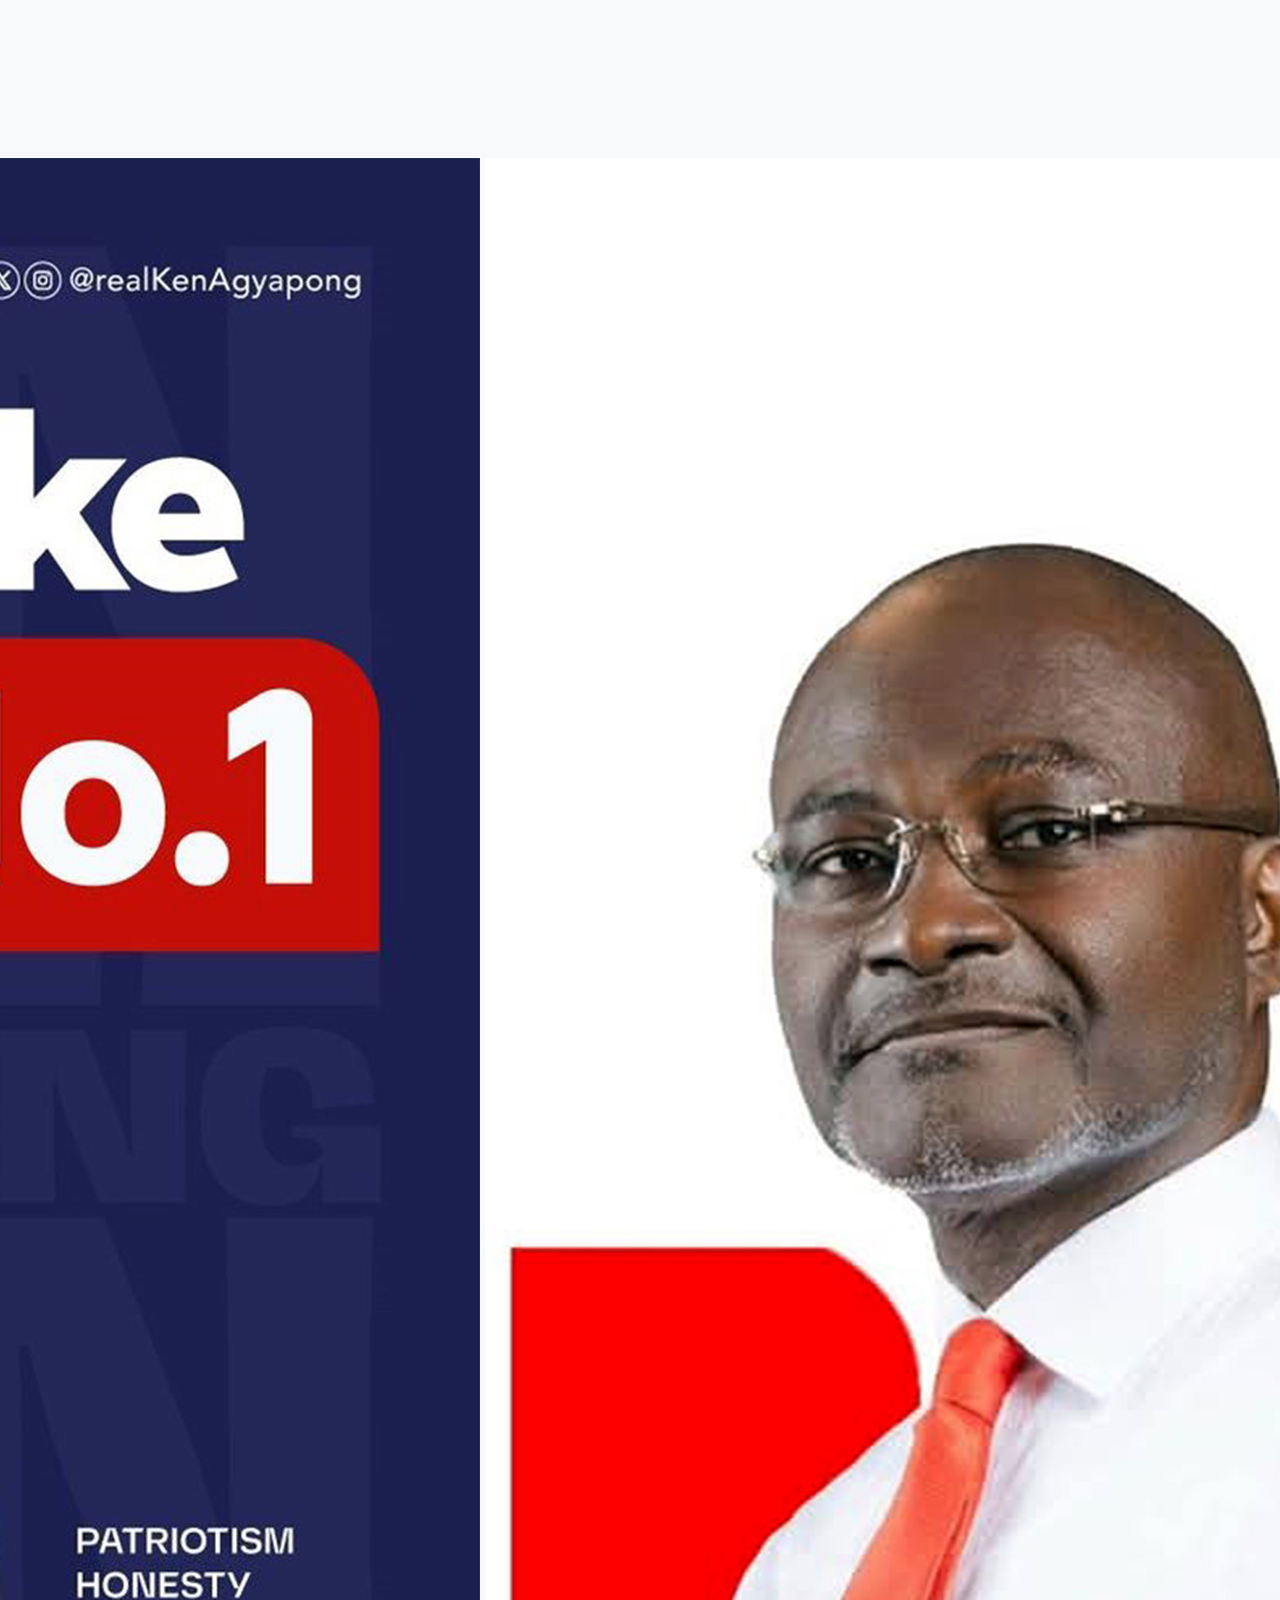
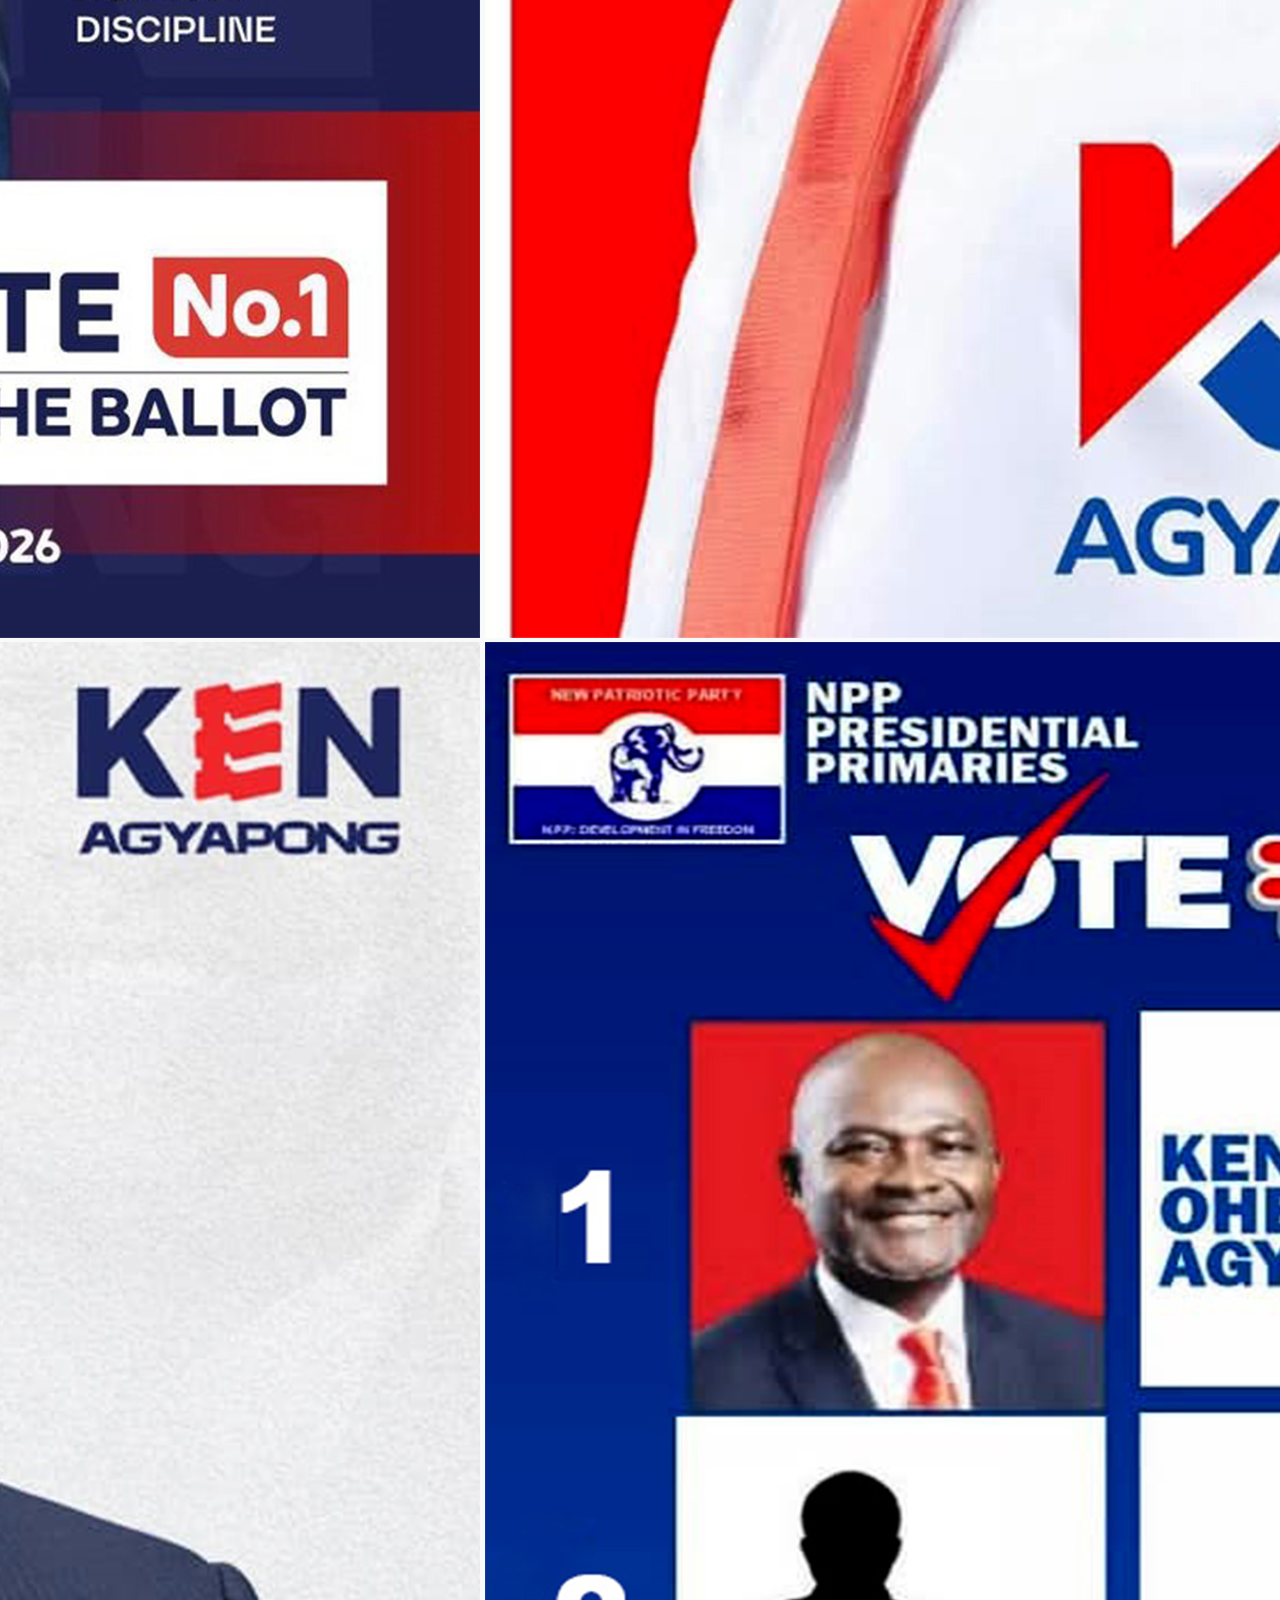
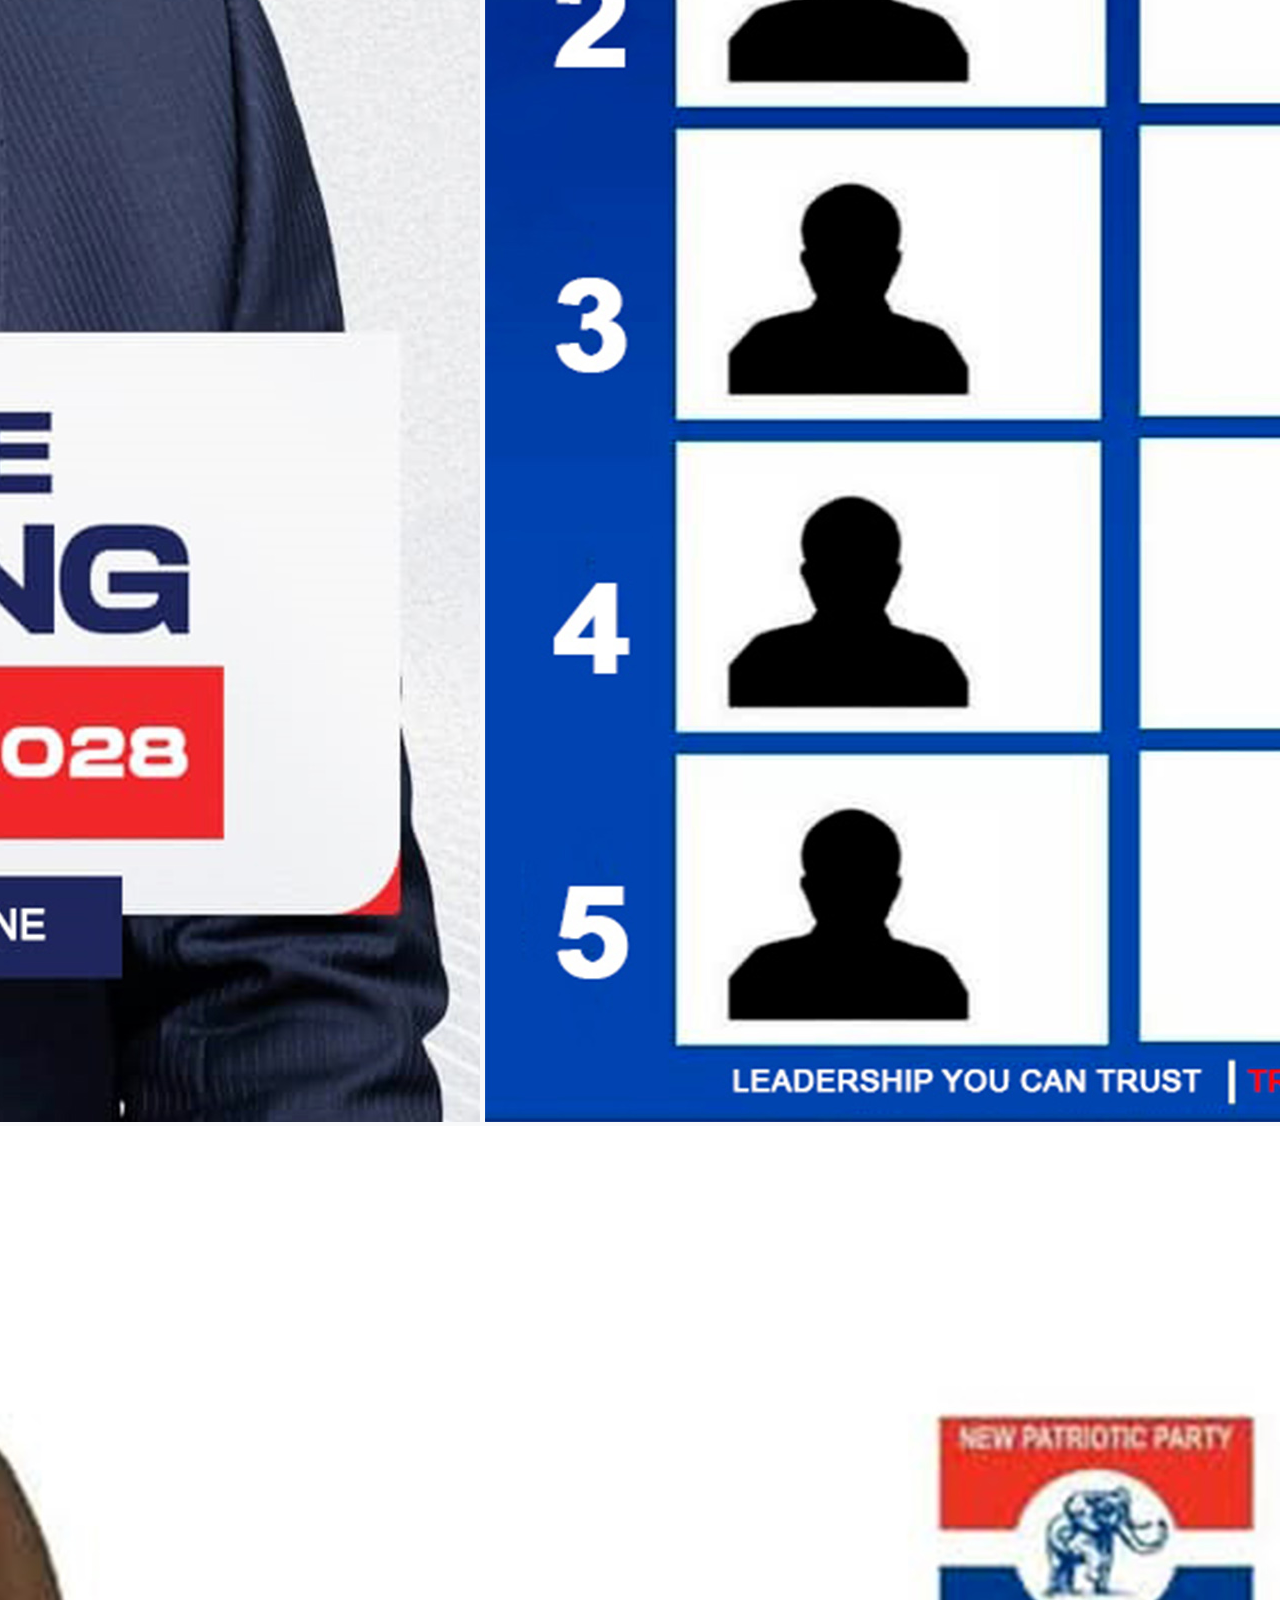
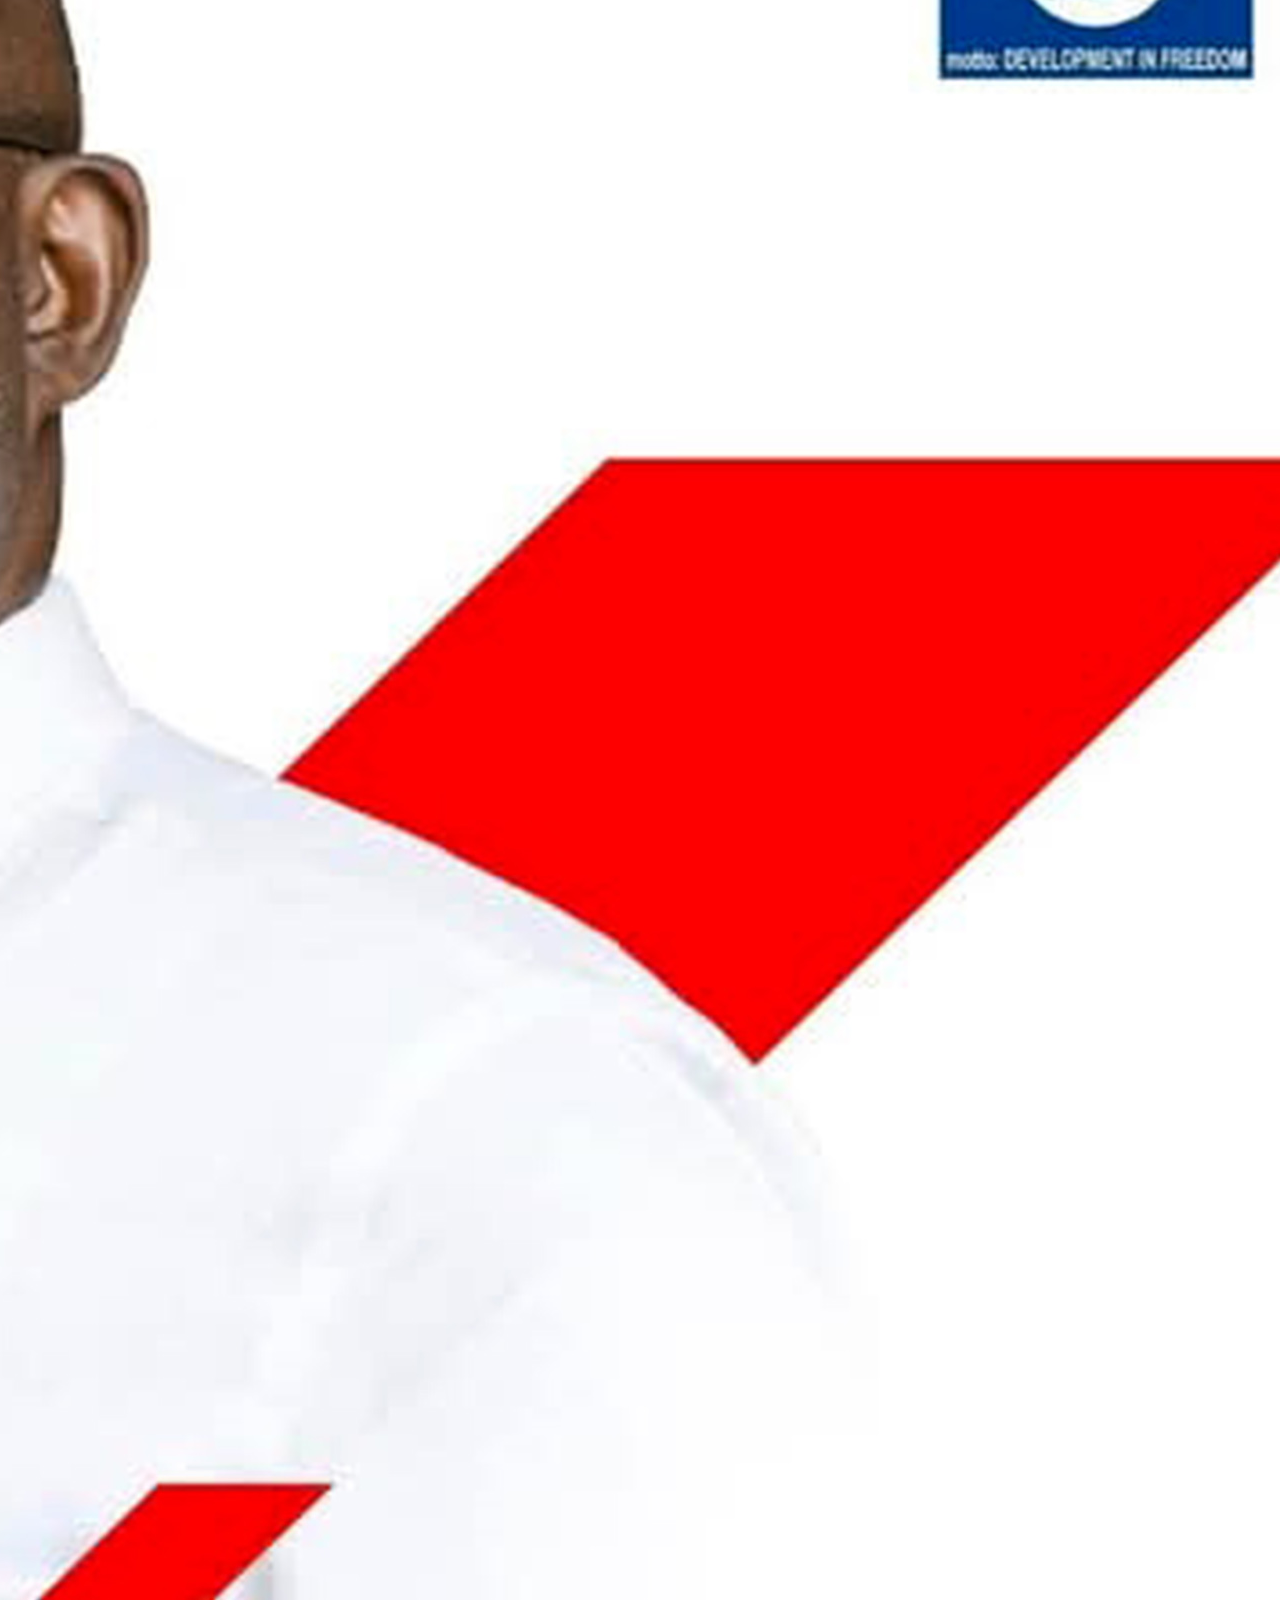
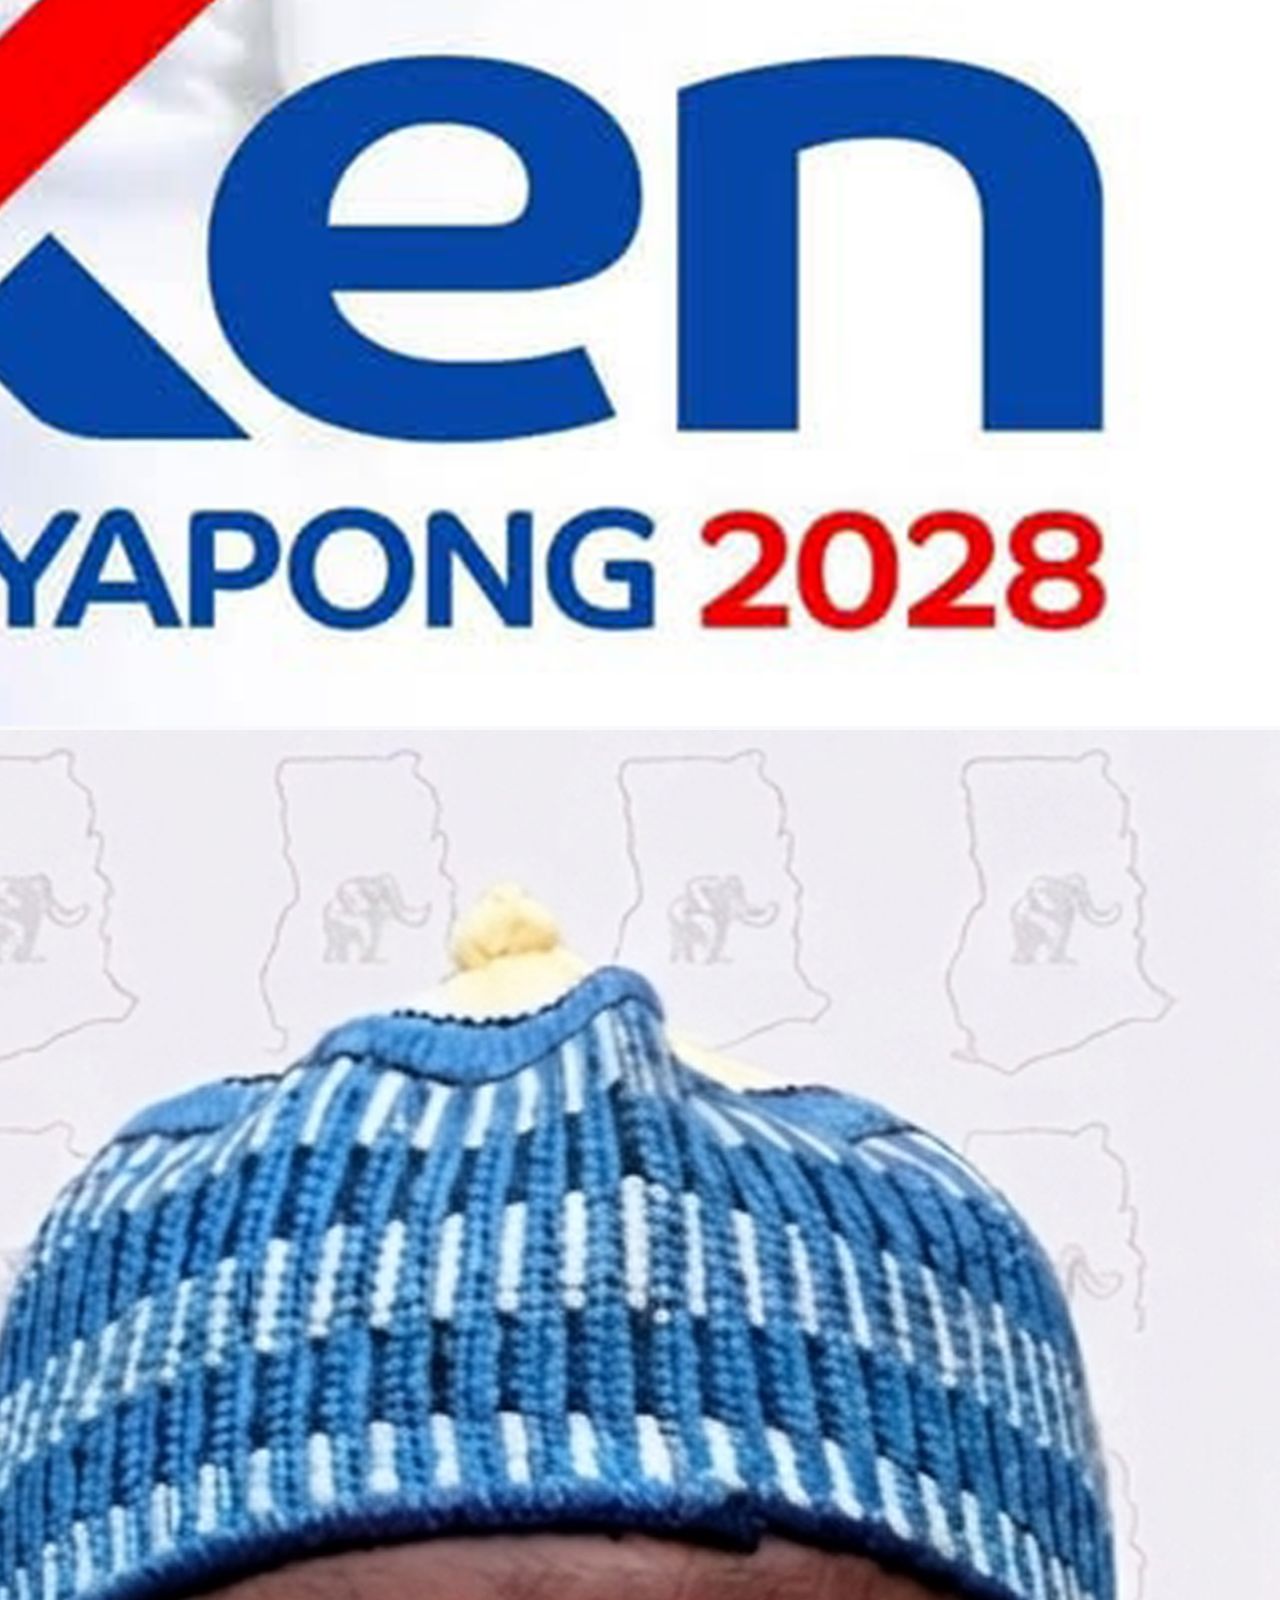
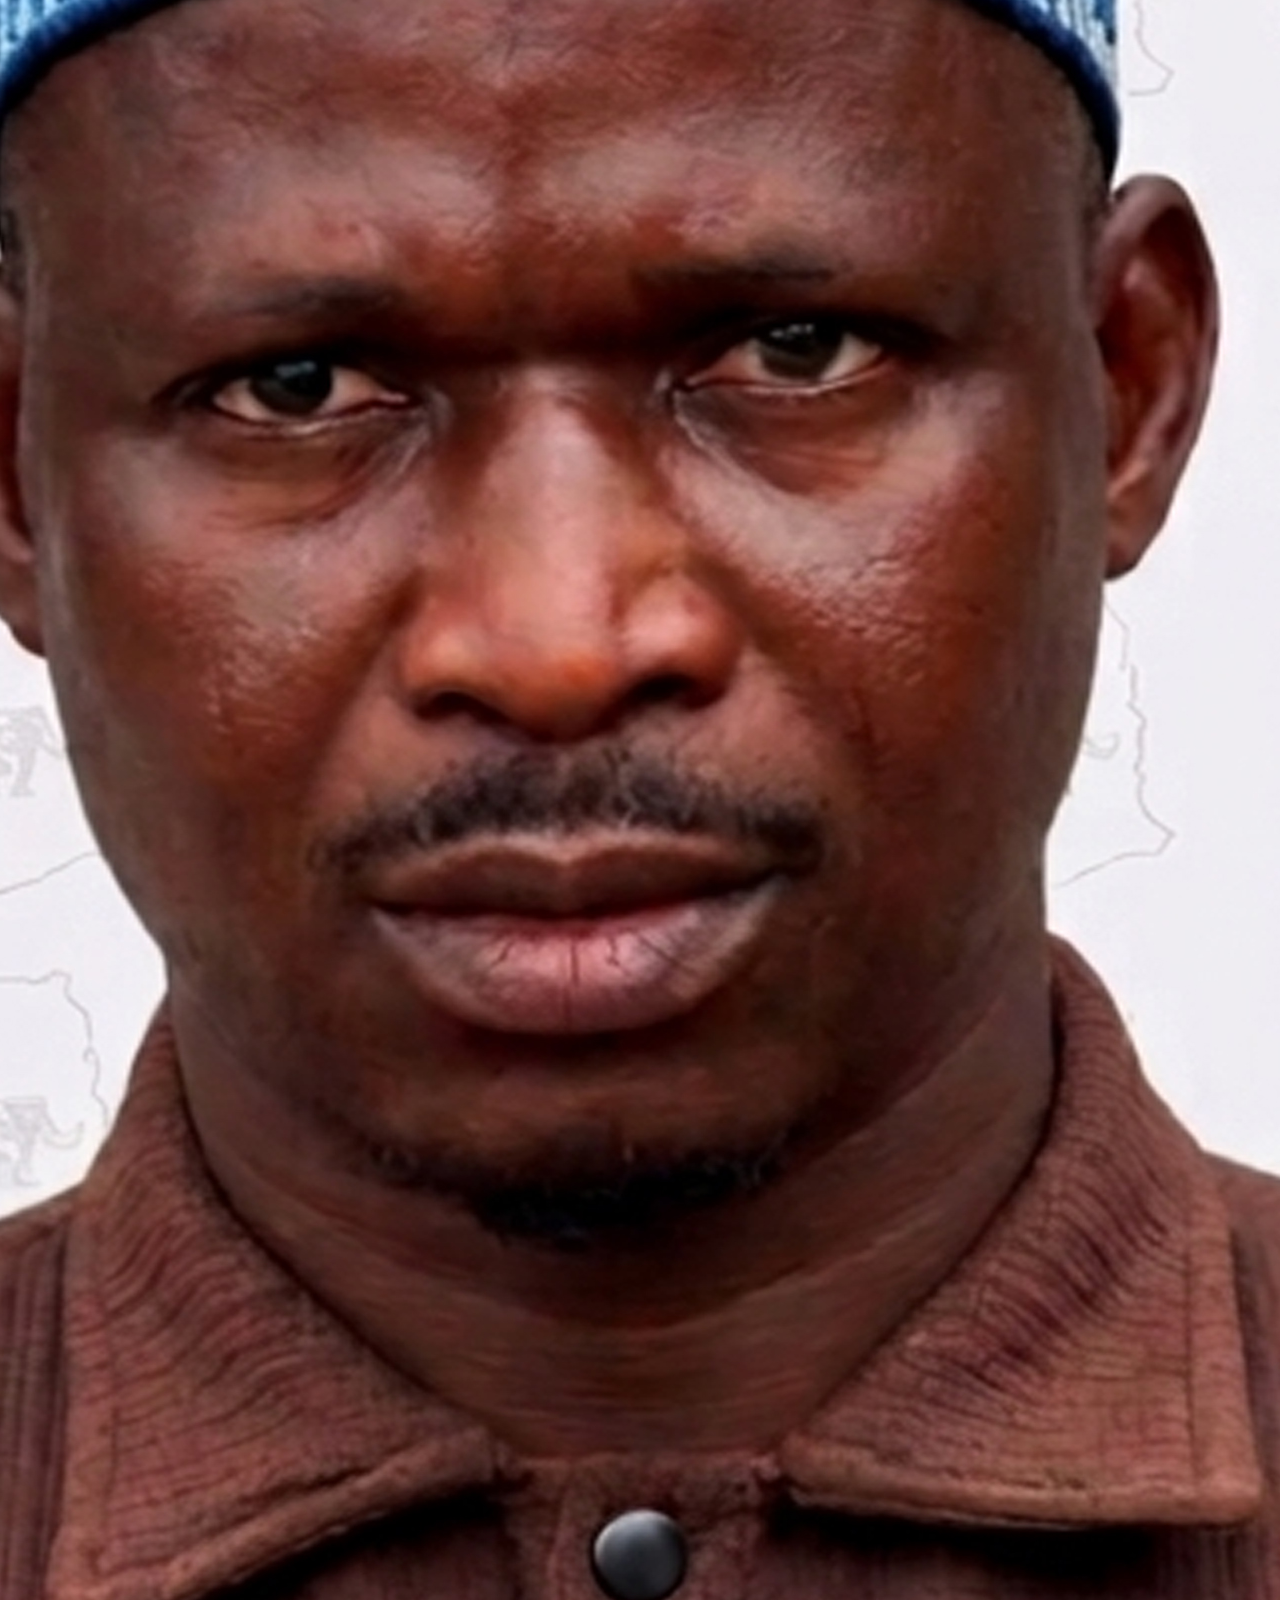
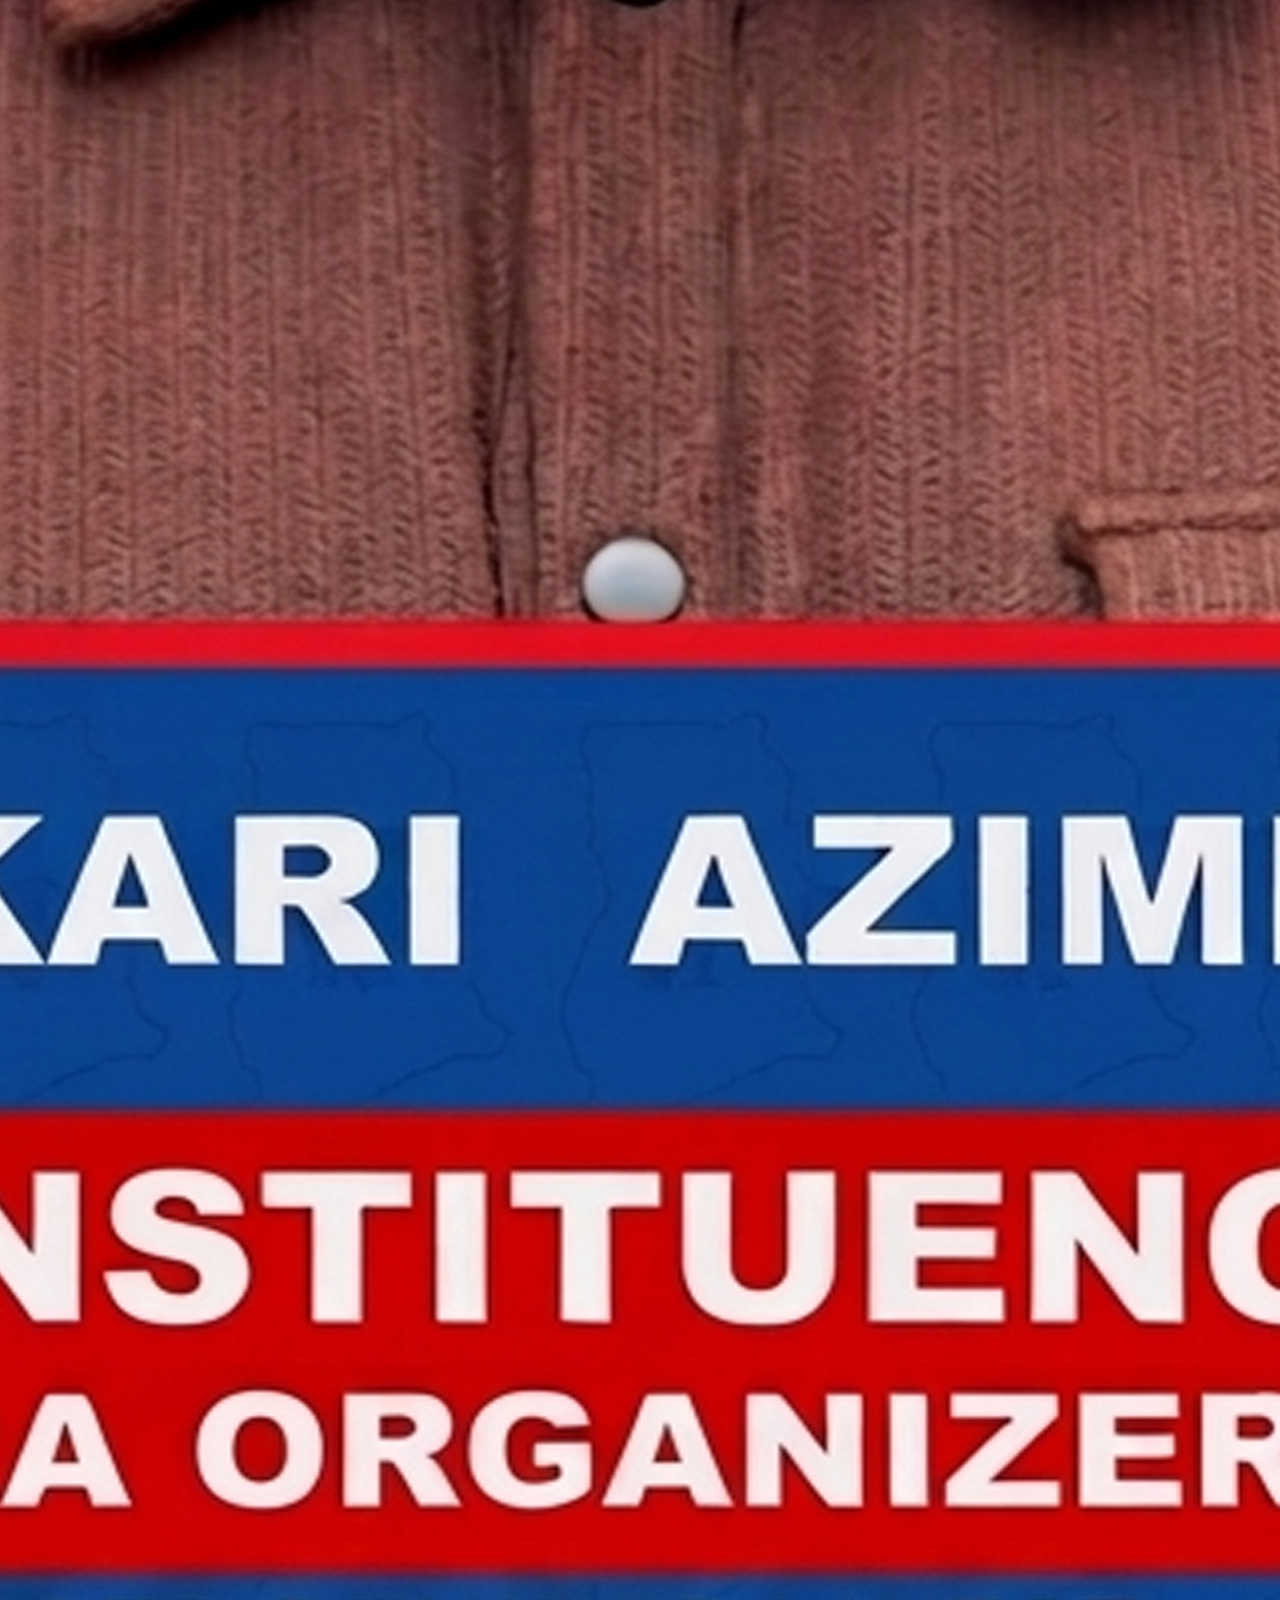
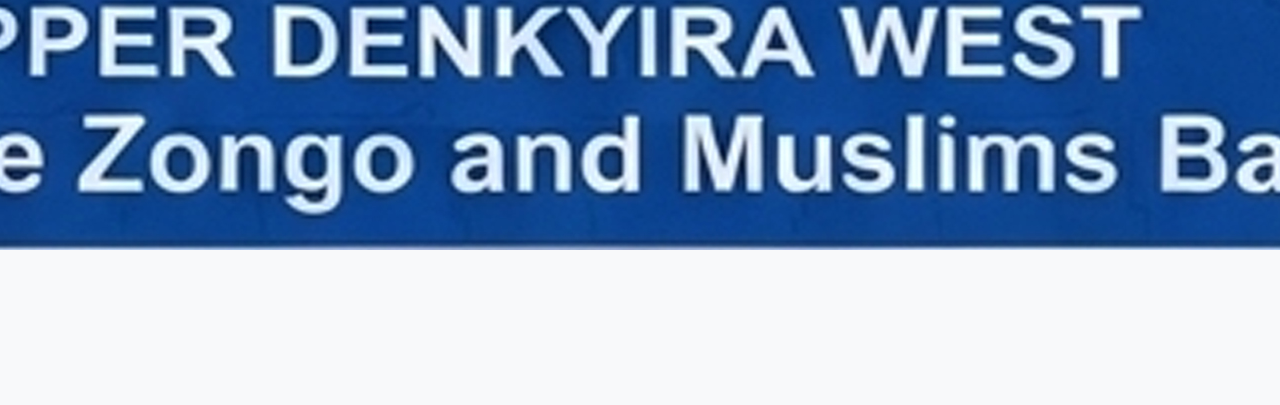
<file: index.html>
<!DOCTYPE html>
<html lang="en">
<head>
    <meta charset="UTF-8">
    <meta name="viewport" content="width=device-width, initial-scale=1.0">
    <title>Michael Anim Faraday | Portfolio</title>
    <link rel="stylesheet" href="style.css">
    <link href="https://fonts.googleapis.com/css2?family=Poppins:wght@300;400;600;700&display=swap" rel="stylesheet">
</head>
<body>

    <!-- Navigation Header -->
    <nav class="navbar">
        <div class="logo">Michael Anim Faraday</div>
        <ul class="nav-links">
            <li><a href="#about">About</a></li>
            <li><a href="#portfolio">Portfolio</a></li>
            <li><a href="#documents">Documents</a></li>
            <li><a href="#contact" class="btn-nav">Contact Me</a></li>
        </ul>
    </nav>

    <!-- Hero Banner -->
    <header class="hero">
        <div class="hero-content">
            <h1>Creative Graphic Designer <br>& Web Developer</h1>
            <p>Crafting striking visual identities, custom apparel graphics, logos, and modern digital web experiences.</p>
            <a href="#portfolio" class="btn-primary">View Portfolio</a>
        </div>
    </header>

    <main class="container">
        <!-- About Section -->
        <section id="about" class="section">
            <h2 class="section-title">About Me</h2>
            <p class="section-desc">Welcome! I specialize in visual design, logo branding, photo retouching, and custom web applications with a focus on precision and impact.</p>
        </section>

        <!-- Portfolio Gallery Section -->
        <section id="portfolio" class="section">
            <h2 class="section-title">My Works</h2>
            <div class="gallery-grid">
                <img src="image/Small 1.jpg" alt="Design 1">
                <img src="image/small 2.jpg" alt="Design 2">
                <img src="image/small 3.jpg" alt="Design 3">
                <img src="image/small 4.jpg" alt="Design 4">
                <img src="image/Bee 13x14inch.jpg" alt="Design 5">
                <img src="image/Untitled-1.jpg" alt="Design 6">
            </div>
        </section>

        <!-- Documents Section -->
        <section id="documents" class="section">
            <h2 class="section-title">Official Documents</h2>
            <p>You can download my official authorization letter below:</p>
            <a href="docs/LETTER OF ARTHORISATION.docx" download class="btn-primary" style="display: inline-block; margin-top: 15px;">Download File</a>
        </section>
    </main>

    <!-- Footer -->
    <footer>
        <p>&copy; 2026 Michael Anim Faraday. All rights reserved.</p>
    </footer>

    <script src="script.js"></script>
</body>
</html>
<!-- Contact Section -->
    <section class="contact-section" style="max-width: 480px; margin: 40px auto; background: #ffffff; padding: 40px; border-radius: 12px; box-shadow: 0 6px 20px rgba(0, 0, 0, 0.08); text-align: center;">
        <h2 style="margin-bottom: 8px; color: #2c3e50;">Get in Touch</h2>
        <p style="color: #666; font-size: 14px; margin-bottom: 30px;">Feel free to reach out directly through any of the details below:</p>
        
        <div style="display: flex; flex-direction: column; gap: 15px;">
            <!-- Email -->
            <a href="mailto:michaelannimfaraday@gmail.com" style="display: flex; align-items: center; background: #fdfdfe; border: 1px solid #e1e4e8; padding: 15px 20px; border-radius: 8px; text-decoration: none; color: inherit; text-align: left;">
                <i class="fa-solid fa-envelope" style="font-size: 22px; color: #3498db; margin-right: 18px; width: 25px; text-align: center;"></i>
                <div>
                    <h3 style="margin: 0 0 3px 0; font-size: 15px; color: #2c3e50;">Email</h3>
                    <p style="margin: 0; font-size: 14px; color: #555;">michaelannimfaraday@gmail.com</p>
                </div>
            </a>

            <!-- Phone Numbers -->
            <a href="tel:+233257928591" style="display: flex; align-items: center; background: #fdfdfe; border: 1px solid #e1e4e8; padding: 15px 20px; border-radius: 8px; text-decoration: none; color: inherit; text-align: left;">
                <i class="fa-solid fa-phone" style="font-size: 22px; color: #3498db; margin-right: 18px; width: 25px; text-align: center;"></i>
                <div>
                    <h3 style="margin: 0 0 3px 0; font-size: 15px; color: #2c3e50;">Phone</h3>
                    <p style="margin: 0; font-size: 14px; color: #555;">025 792 8591 / 020 010 9372</p>
                </div>
            </a>

            <!-- WhatsApp Click-to-Chat -->
            <a href="https://wa.me/233257928591" target="_blank" style="display: flex; align-items: center; background: #fdfdfe; border: 1px solid #e1e4e8; padding: 15px 20px; border-radius: 8px; text-decoration: none; color: inherit; text-align: left;">
                <i class="fa-brands fa-whatsapp" style="font-size: 22px; color: #25d366; margin-right: 18px; width: 25px; text-align: center;"></i>
                <div>
                    <h3 style="margin: 0 0 3px 0; font-size: 15px; color: #2c3e50;">WhatsApp</h3>
                    <p style="margin: 0; font-size: 14px; color: #555;">025 792 8591 (Chat on WhatsApp)</p>
                </div>
            </a>

            <!-- Location -->
            <div style="display: flex; align-items: center; background: #fdfdfe; border: 1px solid #e1e4e8; padding: 15px 20px; border-radius: 8px; text-align: left; cursor: default;">
                <i class="fa-solid fa-location-dot" style="font-size: 22px; color: #3498db; margin-right: 18px; width: 25px; text-align: center;"></i>
                <div>
                    <h3 style="margin: 0 0 3px 0; font-size: 15px; color: #2c3e50;">Location</h3>
                    <p style="margin: 0; font-size: 14px; color: #555;">New Obuasi (near the police station)</p>
                </div>
            </div>
        </div>
    </section>
</file>
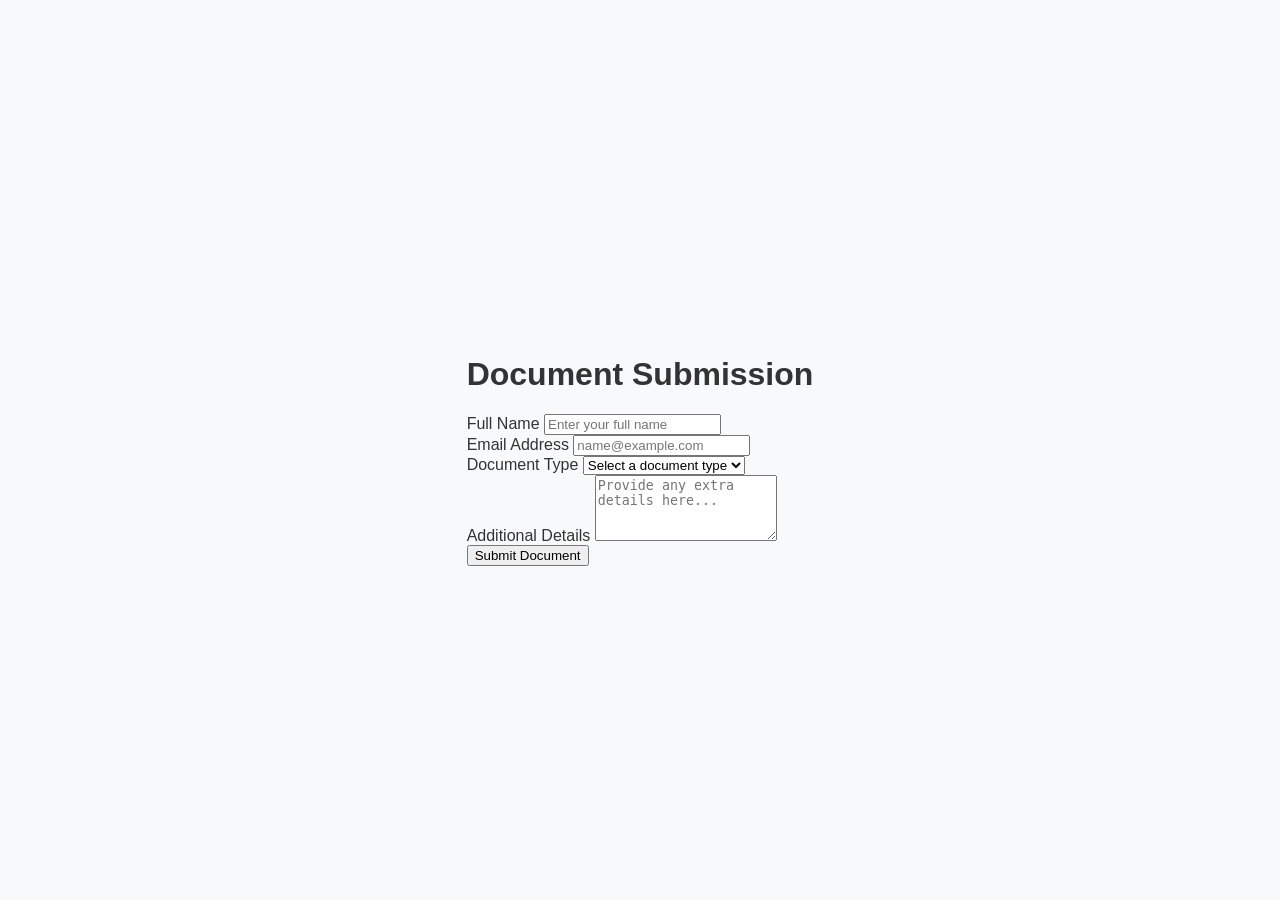
<file: form.html>
<!DOCTYPE html>
<html lang="en">
<head>
    <meta charset="UTF-8">
    <meta name="viewport" content="width=device-width, initial-scale=1.0">
    <title>Document Submission Form</title>
    <link rel="stylesheet" href="style.css">
</head>
<body>
    <main class="form-container">
        <h1>Document Submission</h1>
        <form action="#" method="POST">
            <div class="form-group">
                <label for="fullname">Full Name</label>
                <input type="text" id="fullname" name="fullname" required placeholder="Enter your full name">
            </div>

            <div class="form-group">
                <label for="email">Email Address</label>
                <input type="email" id="email" name="email" required placeholder="name@example.com">
            </div>

            <div class="form-group">
                <label for="doc-type">Document Type</label>
                <select id="doc-type" name="doc_type" required>
                    <option value="" disabled selected>Select a document type</option>
                    <option value="application">Application Form</option>
                    <option value="report">Project Report</option>
                    <option value="other">Other</option>
                </select>
            </div>

            <div class="form-group">
                <label for="comments">Additional Details</label>
                <textarea id="comments" name="comments" rows="4" placeholder="Provide any extra details here..."></textarea>
            </div>

            <button type="submit" class="submit-btn">Submit Document</button>
        </form>
    </main>
</body>
</html>
</file>
<file: style.css>
body {
    font-family: 'Segoe UI', Tahoma, Geneva, Verdana, sans-serif;
    background-color: #f8f9fa;
    color: #333;
    display: flex;
    justify-content: center;
    align-items: center;
    min-height: 100vh;
    margin: 0;
    padding: 20px;
    box-sizing: border-box;
}

.contact-section {
    background: #ffffff;
    padding: 40px;
    border-radius: 12px;
    box-shadow: 0 6px 20px rgba(0, 0, 0, 0.08);
    width: 100%;
    max-width: 480px;
    text-align: center;
}

h2 {
    margin-bottom: 8px;
    color: #2c3e50;
}

.subtitle {
    color: #666;
    font-size: 14px;
    margin-bottom: 30px;
}

.contact-cards {
    display: flex;
    flex-direction: column;
    gap: 15px;
}

.contact-card {
    display: flex;
    align-items: center;
    background: #fdfdfe;
    border: 1px solid #e1e4e8;
    padding: 15px 20px;
    border-radius: 8px;
    text-decoration: none;
    color: inherit;
    text-align: left;
    transition: all 0.3s ease;
}

.contact-card:not(.static):hover {
    border-color: #3498db;
    transform: translateY(-2px);
    box-shadow: 0 4px 12px rgba(52, 152, 219, 0.15);
}

/* WhatsApp Specific Styling */
.contact-card.whatsapp-card:hover {
    border-color: #25d366;
    box-shadow: 0 4px 12px rgba(37, 211, 102, 0.15);
}

.contact-card.whatsapp-card i {
    color: #25d366;
}

.contact-card.static {
    cursor: default;
}

.contact-card i {
    font-size: 22px;
    color: #3498db;
    margin-right: 18px;
    width: 25px;
    text-align: center;
}

.contact-card h3 {
    margin: 0 0 3px 0;
    font-size: 15px;
    color: #2c3e50;
}

.contact-card p {
    margin: 0;
    font-size: 14px;
    color: #555;
    word-break: break-word;
}
</file>
